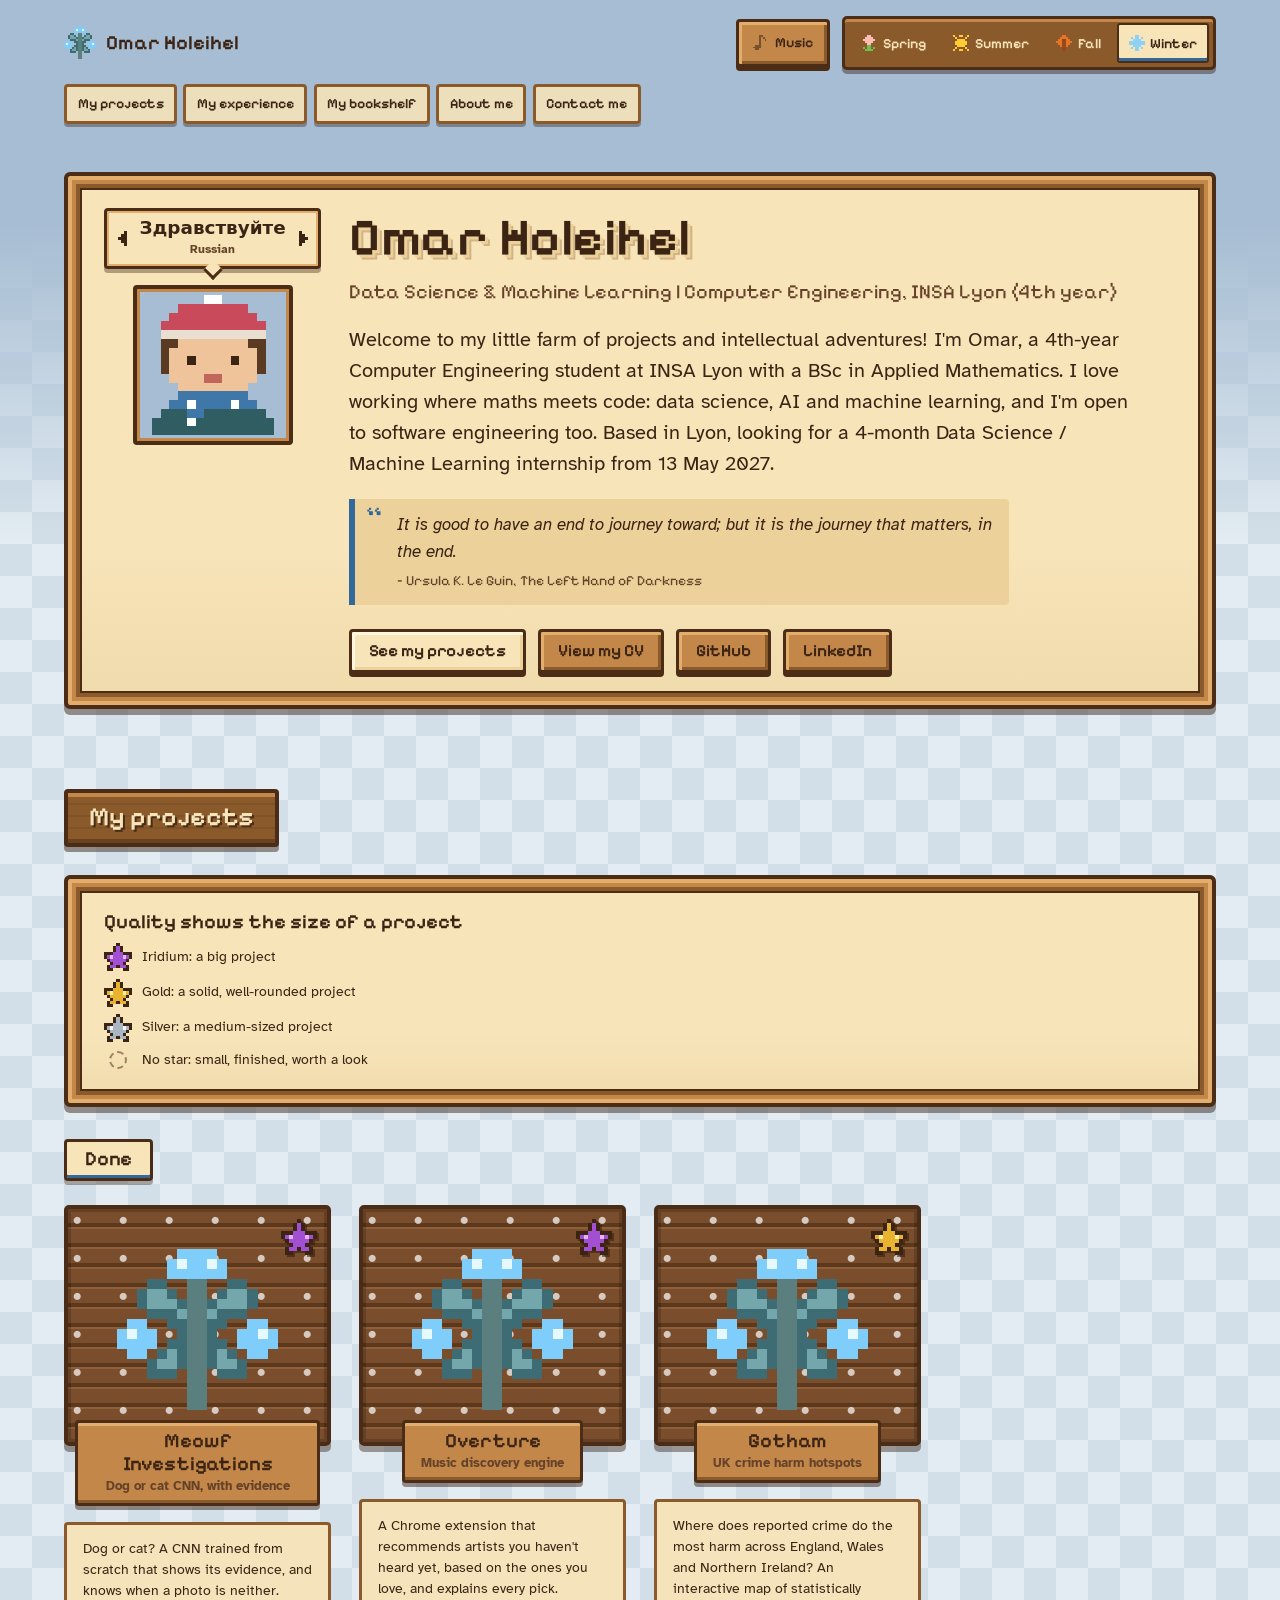
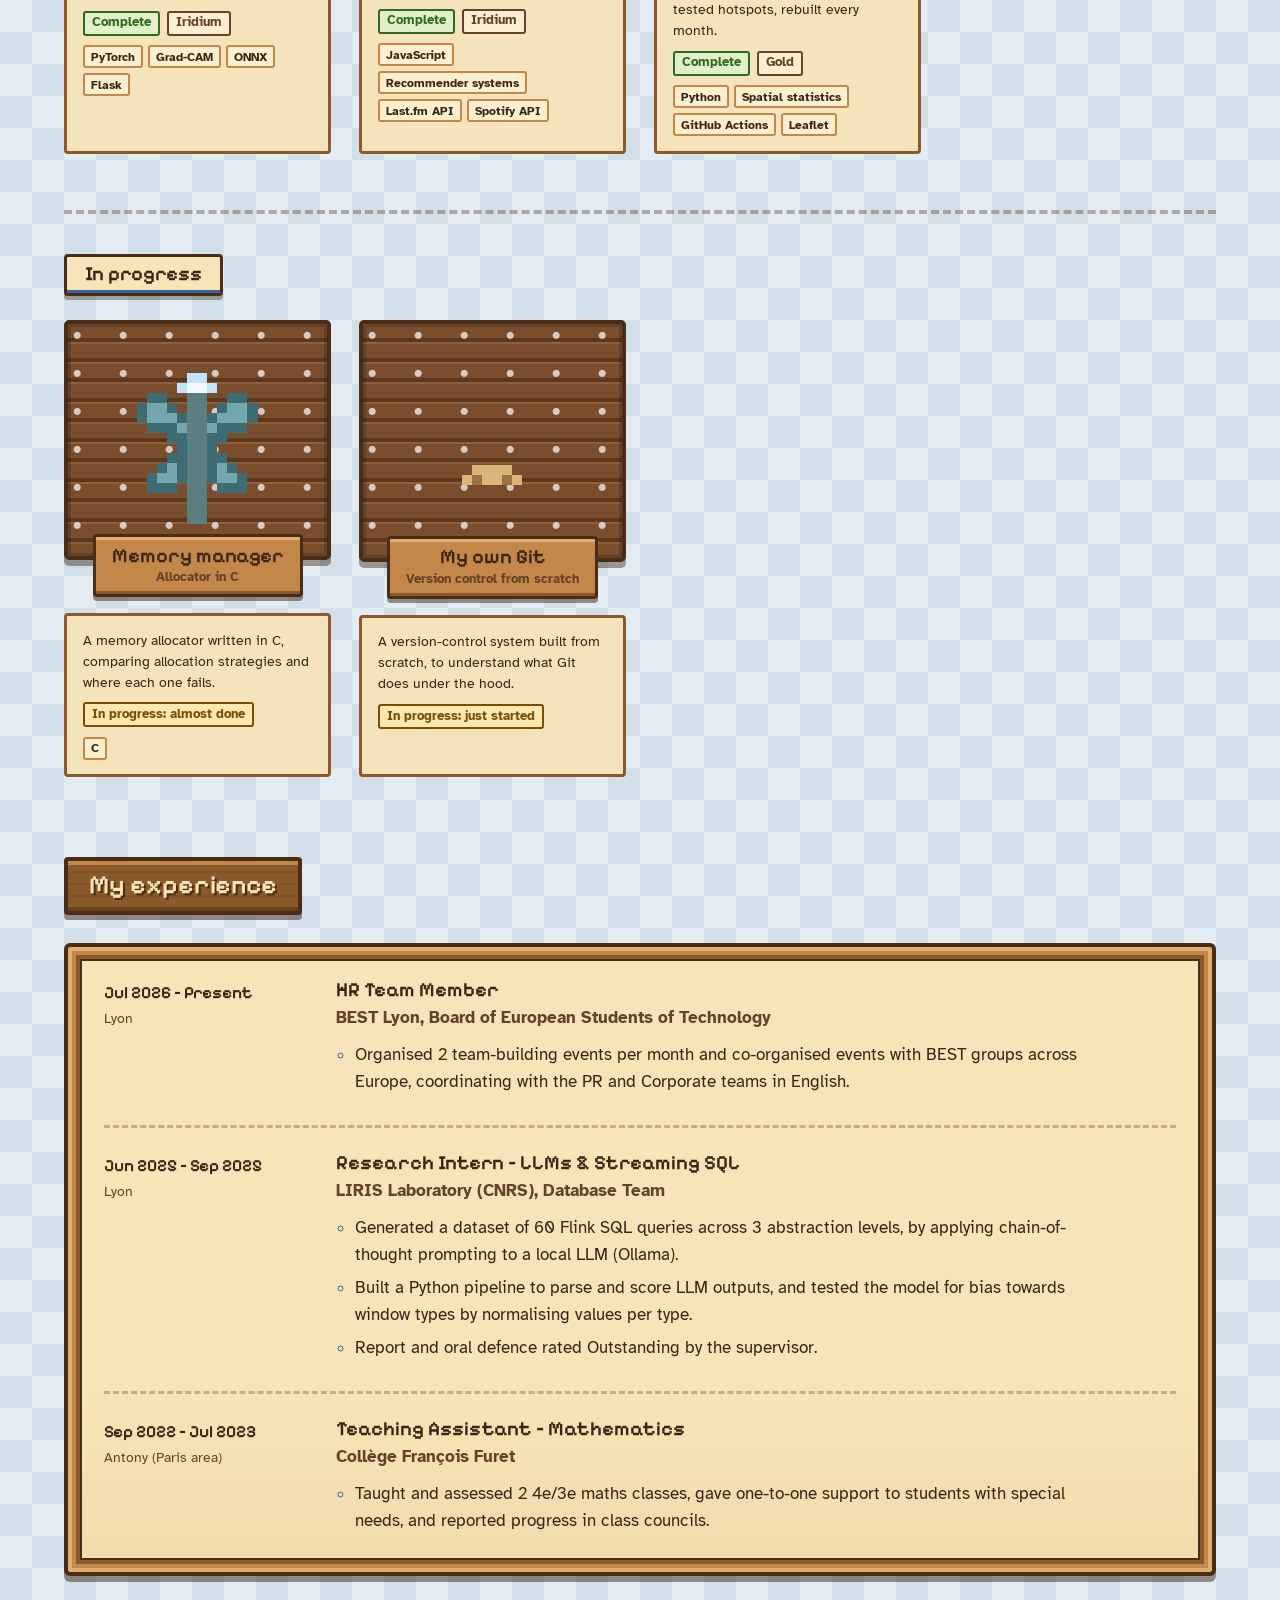
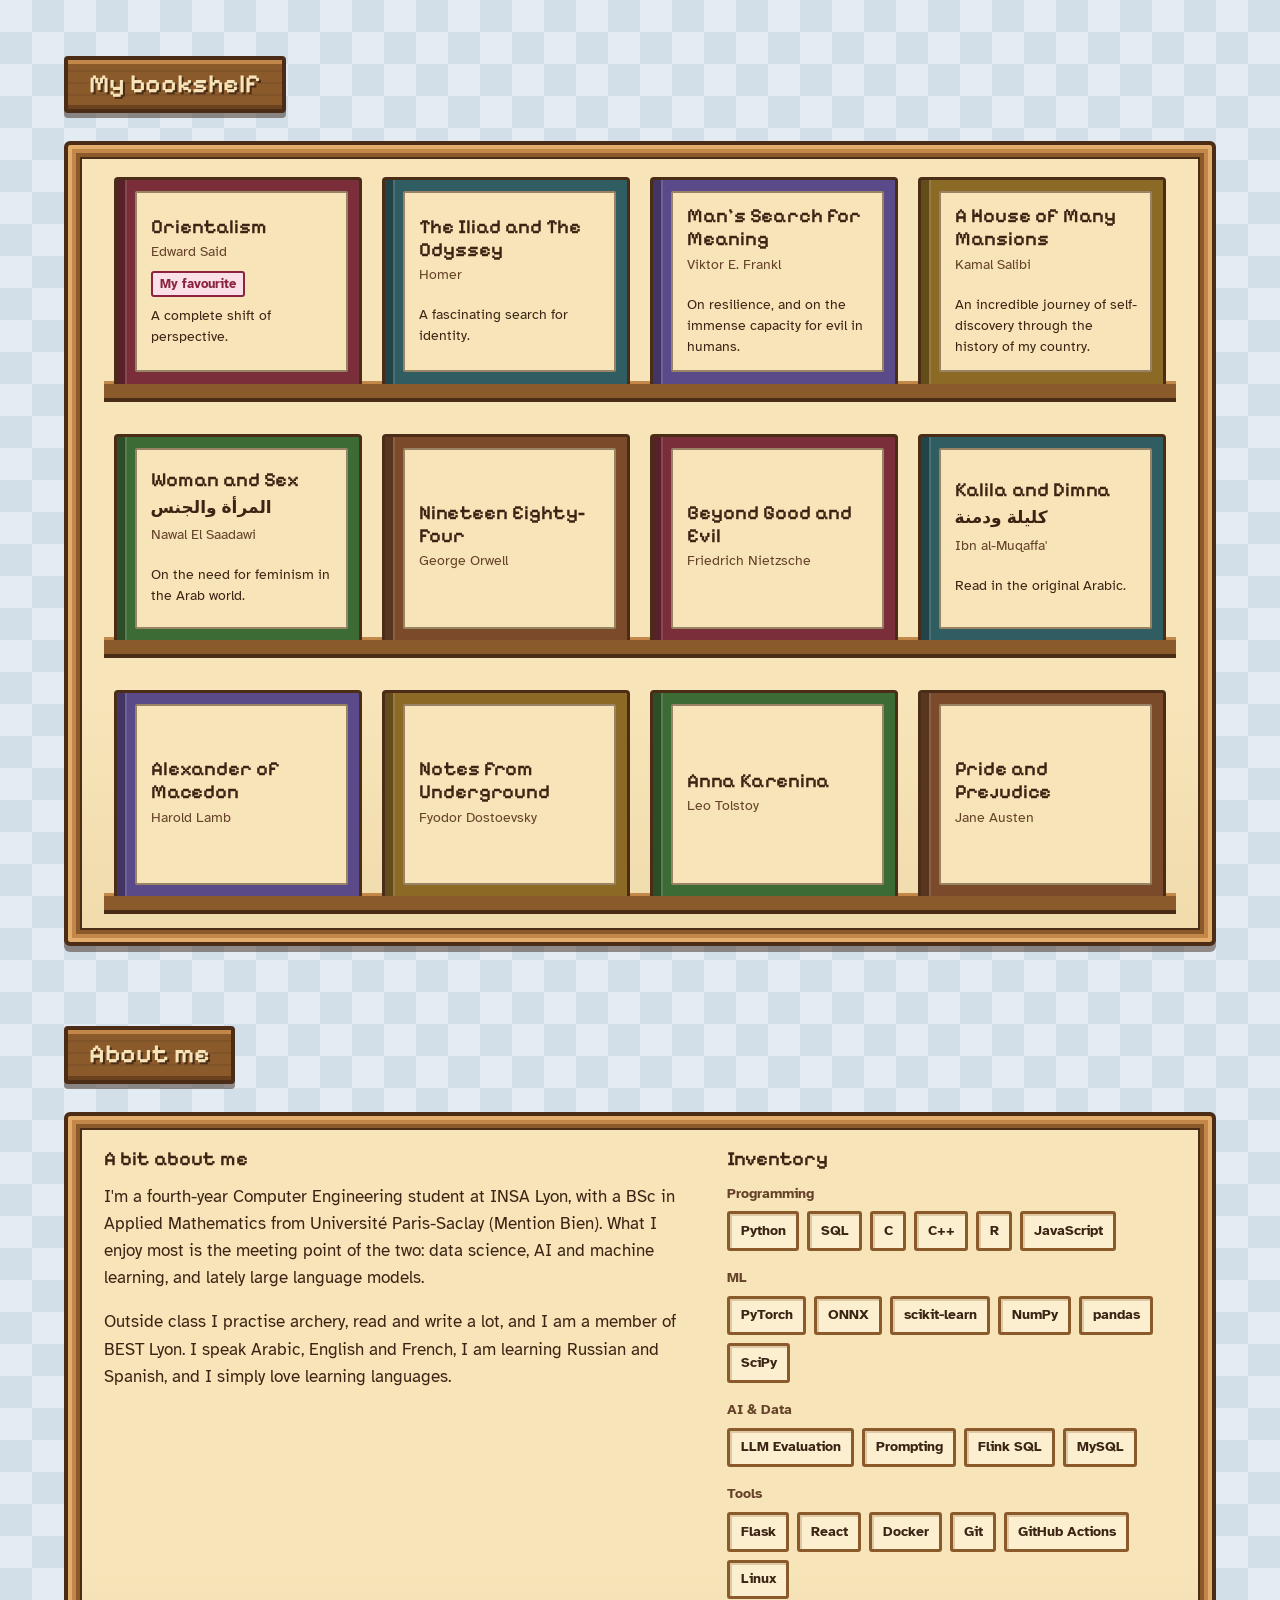
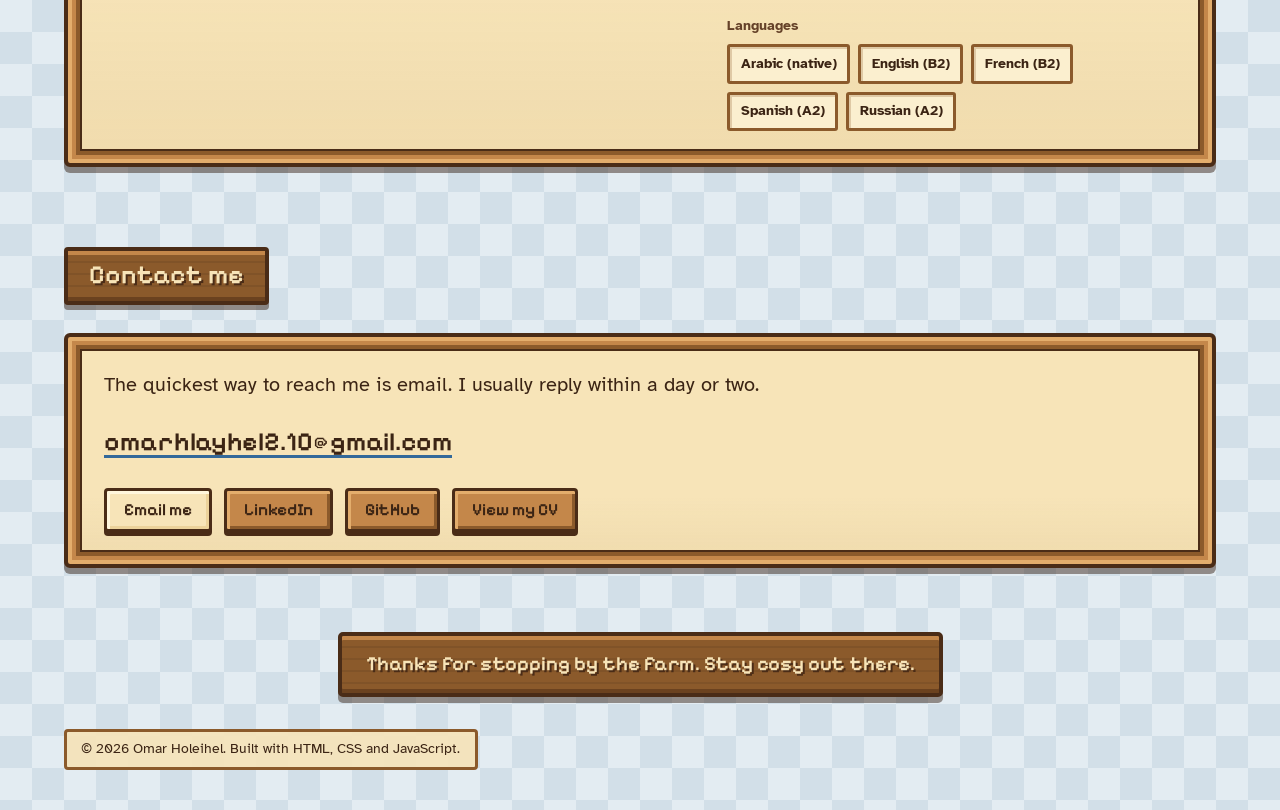
<file: index.html>
<!doctype html>
<html lang="en" data-season="spring">
<head>
  <meta charset="utf-8">
  <meta name="viewport" content="width=device-width, initial-scale=1">
  <title>Omar Holeihel | Portfolio</title>
  <meta name="description" content="Portfolio of Omar Holeihel, 4th-year Computer Engineering student at INSA Lyon seeking a Data Science / Machine Learning internship from May 2027. Projects, experience, books, and how to reach me.">
  <meta name="theme-color" content="#bfe6f0">

  <!-- Social previews (LinkedIn, Discord, Slack). Update the URL after deploying. -->
  <meta property="og:type" content="website">
  <meta property="og:title" content="Omar Holeihel | Portfolio">
  <meta property="og:description" content="Welcome to my little farm of projects and intellectual adventures.">
  <meta property="og:url" content="https://devom4rhl10.github.io/Portfolio/">

  <link rel="icon" href="favicon.svg" type="image/svg+xml">

  <!-- Pick the season before the first paint so the page never flashes -->
  <script>
    (function () {
      var s;
      try { s = localStorage.getItem('farm-season'); } catch (e) {}
      if (!/^(spring|summer|fall|winter)$/.test(s || '')) {
        var m = new Date().getMonth(); // 0 = January
        s = m < 2 || m === 11 ? 'winter' : m < 5 ? 'spring' : m < 8 ? 'summer' : 'fall';
      }
      document.documentElement.setAttribute('data-season', s);
    })();
  </script>

  <!-- Fonts: two families, only the weights used, swap so text shows immediately -->
  <link rel="preconnect" href="https://fonts.googleapis.com">
  <link rel="preconnect" href="https://fonts.gstatic.com" crossorigin>
  <link rel="stylesheet" href="https://fonts.googleapis.com/css2?family=Atkinson+Hyperlegible:wght@400;700&family=Pixelify+Sans:wght@400;600&display=swap">

  <link rel="stylesheet" href="css/styles.css">
  <script src="js/data.js" defer></script>
  <script src="js/app.js" defer></script>
</head>
<body>
  <a class="skip-link" href="#farm">Skip to projects</a>

  <header class="site-header">
    <div class="wrap">
      <div class="header-main">
        <a class="brand" href="index.html"><span data-brand-icon></span><span data-name>Omar Holeihel</span></a>
        <nav class="site-nav" aria-label="Sections">
          <ul>
          <li><a href="#farm"><span class="nav-full">My projects</span><span class="nav-short">Projects</span></a></li>
          <li><a href="#experience"><span class="nav-full">My experience</span><span class="nav-short">Work</span></a></li>
          <li><a href="#bookshelf"><span class="nav-full">My bookshelf</span><span class="nav-short">Books</span></a></li>
          <li><a href="#about"><span class="nav-full">About me</span><span class="nav-short">About</span></a></li>
          <li><a href="#contact"><span class="nav-full">Contact me</span><span class="nav-short">Contact</span></a></li>
          </ul>
        </nav>
      </div>
      <div class="header-controls">
        <button type="button" class="btn music-toggle" data-music-toggle aria-pressed="false" hidden>Music</button>
        <div class="season-switch" role="group" aria-label="Season theme">
          <button type="button" data-set-season="spring" aria-pressed="false">Spring</button>
          <button type="button" data-set-season="summer" aria-pressed="false">Summer</button>
          <button type="button" data-set-season="fall" aria-pressed="false">Fall</button>
          <button type="button" data-set-season="winter" aria-pressed="false">Winter</button>
        </div>
      </div>
    </div>
  </header>

  <main>
    <section class="hero" aria-label="Introduction">
      <div class="wrap">
        <div class="dialog" id="hero-content">
          <noscript>
            <p>This portfolio needs JavaScript to show its content. Please enable it, or reach me on GitHub.</p>
          </noscript>
        </div>
      </div>
    </section>

    <section class="section" id="farm" aria-labelledby="farm-title">
      <div class="wrap">
        <div class="section-head">
          <h2 class="plank" id="farm-title">My projects</h2>
        </div>

        <div class="dialog legend">
          <div>
            <h3>Quality shows the size of a project</h3>
            <ul>
              <li data-legend-quality="iridium"><span class="legend-icon" data-star-icon="iridium"></span> Iridium: a big project</li>
              <li data-legend-quality="gold"><span class="legend-icon" data-star-icon="gold"></span> Gold: a solid, well-rounded project</li>
              <li data-legend-quality="silver"><span class="legend-icon" data-star-icon="silver"></span> Silver: a medium-sized project</li>
              <li data-legend-quality="none"><span class="legend-icon legend-icon--empty" aria-hidden="true"></span> No star: small, finished, worth a look</li>
            </ul>
          </div>
        </div>

        <ul class="farm" id="farm-list"></ul>
      </div>
    </section>

    <section class="section" id="experience" aria-labelledby="experience-title">
      <div class="wrap">
        <div class="section-head">
          <h2 class="plank" id="experience-title">My experience</h2>
        </div>
        <div class="dialog" id="experience-content"></div>
      </div>
    </section>

    <section class="section" id="bookshelf" aria-labelledby="bookshelf-title">
      <div class="wrap">
        <div class="section-head">
          <h2 class="plank" id="bookshelf-title">My bookshelf</h2>
        </div>
        <div class="dialog bookshelf" id="bookshelf-content"></div>
      </div>
    </section>

    <section class="section" id="about" aria-labelledby="about-title">
      <div class="wrap">
        <div class="section-head">
          <h2 class="plank" id="about-title">About me</h2>
        </div>
        <div class="dialog about-grid" id="about-content"></div>
      </div>
    </section>

    <section class="section" id="contact" aria-labelledby="contact-title">
      <div class="wrap">
        <div class="section-head">
          <h2 class="plank" id="contact-title">Contact me</h2>
        </div>
        <div class="dialog contact" id="contact-content"></div>
      </div>
    </section>
  </main>

  <aside class="farewell" aria-label="Goodbye" hidden>
    <div class="wrap">
      <p class="farewell-sign" data-farewell></p>
    </div>
  </aside>

  <footer class="site-footer">
    <div class="wrap">
      <p>&copy; <span data-year>2026</span> <span data-name>Omar Holeihel</span>. Built with HTML, CSS and JavaScript.</p>
    </div>
  </footer>
</body>
</html>
</file>
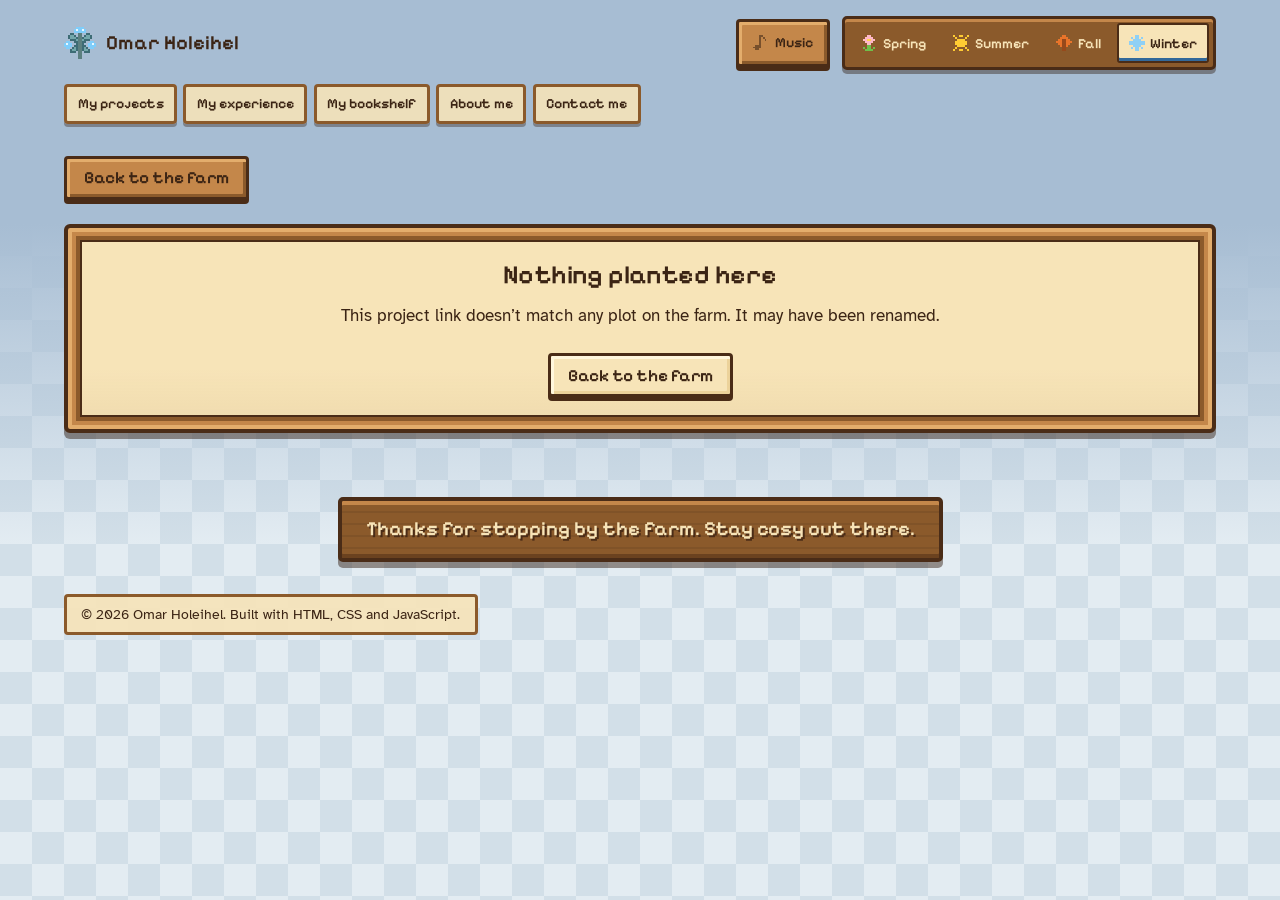
<file: project.html>
<!doctype html>
<html lang="en" data-season="spring">
<head>
  <meta charset="utf-8">
  <meta name="viewport" content="width=device-width, initial-scale=1">
  <title>Project | Omar Holeihel</title>
  <meta name="description" content="A project from Omar Holeihel's portfolio: what I built, what I learned and the skills I picked up.">
  <meta name="theme-color" content="#bfe6f0">
  <meta property="og:type" content="article">
  <meta property="og:title" content="Project | Omar Holeihel">

  <link rel="icon" href="favicon.svg" type="image/svg+xml">

  <script>
    (function () {
      var s;
      try { s = localStorage.getItem('farm-season'); } catch (e) {}
      if (!/^(spring|summer|fall|winter)$/.test(s || '')) {
        var m = new Date().getMonth();
        s = m < 2 || m === 11 ? 'winter' : m < 5 ? 'spring' : m < 8 ? 'summer' : 'fall';
      }
      document.documentElement.setAttribute('data-season', s);
    })();
  </script>

  <link rel="preconnect" href="https://fonts.googleapis.com">
  <link rel="preconnect" href="https://fonts.gstatic.com" crossorigin>
  <link rel="stylesheet" href="https://fonts.googleapis.com/css2?family=Atkinson+Hyperlegible:wght@400;700&family=Pixelify+Sans:wght@400;600&display=swap">

  <link rel="stylesheet" href="css/styles.css">
  <script src="js/data.js" defer></script>
  <script src="js/app.js" defer></script>
</head>
<body>
  <a class="skip-link" href="#project-root">Skip to project</a>

  <header class="site-header">
    <div class="wrap">
      <div class="header-main">
        <a class="brand" href="index.html"><span data-brand-icon></span><span data-name>Omar Holeihel</span></a>
        <nav class="site-nav" aria-label="Sections">
          <ul>
          <li><a href="index.html#farm"><span class="nav-full">My projects</span><span class="nav-short">Projects</span></a></li>
          <li><a href="index.html#experience"><span class="nav-full">My experience</span><span class="nav-short">Work</span></a></li>
          <li><a href="index.html#bookshelf"><span class="nav-full">My bookshelf</span><span class="nav-short">Books</span></a></li>
          <li><a href="index.html#about"><span class="nav-full">About me</span><span class="nav-short">About</span></a></li>
          <li><a href="index.html#contact"><span class="nav-full">Contact me</span><span class="nav-short">Contact</span></a></li>
          </ul>
        </nav>
      </div>
      <div class="header-controls">
        <button type="button" class="btn music-toggle" data-music-toggle aria-pressed="false" hidden>Music</button>
        <div class="season-switch" role="group" aria-label="Season theme">
          <button type="button" data-set-season="spring" aria-pressed="false">Spring</button>
          <button type="button" data-set-season="summer" aria-pressed="false">Summer</button>
          <button type="button" data-set-season="fall" aria-pressed="false">Fall</button>
          <button type="button" data-set-season="winter" aria-pressed="false">Winter</button>
        </div>
      </div>
    </div>
  </header>

  <main class="project-main">
    <div class="wrap">
      <a class="btn back-link" href="index.html#farm">Back to the farm</a>
      <div id="project-root">
        <noscript>
          <div class="dialog"><p>This page needs JavaScript to show the project details.</p></div>
        </noscript>
      </div>
    </div>
  </main>

  <aside class="farewell" aria-label="Goodbye" hidden>
    <div class="wrap">
      <p class="farewell-sign" data-farewell></p>
    </div>
  </aside>

  <footer class="site-footer">
    <div class="wrap">
      <p>&copy; <span data-year>2026</span> <span data-name>Omar Holeihel</span>. Built with HTML, CSS and JavaScript.</p>
    </div>
  </footer>
</body>
</html>
</file>
<file: css/styles.css>
/* ==========================================================================
   Farm portfolio — styles
   Structure:
   1. Tokens (wood, parchment, soil, quality colours, seasons)
   2. Base
   3. Wooden UI primitives (dialog frame, plank heading, buttons, slots)
   4. Header + season switch
   5. Hero (NPC-style intro dialog)
   6. Farm (legend + plots)
   7. About + skills
   8. Project page
   9. Footer, particles, motion, utilities
   ========================================================================== */

/* 1. Tokens ---------------------------------------------------------------- */
:root {
  /* Wood */
  --wood-dark: #4a2c17;
  --wood-mid: #8b5a2b;
  --wood-light: #c4874a;
  --wood-hi: #e3ad6c;

  /* Parchment + ink */
  --parchment: #f7e4b8;
  --parchment-shade: #ecd29a;
  --ink: #3b2414;
  --ink-soft: #654229;

  /* Tilled soil */
  --soil: #7a4e2d;
  --soil-dark: #5c381d;
  --soil-light: #8e5f39;

  /* Quality stars */
  --q-outline: #3b2414;
  --iridium: #a24fd1;
  --iridium-hi: #e6b4ff;
  --gold: #e9b22f;
  --gold-hi: #fff0a3;
  --silver: #aab6c2;
  --silver-hi: #f3f7fb;

  /* Seed */
  --seed: #d9b57a;
  --seed-dark: #9a7346;

  /* Type */
  --font-pixel: 'Pixelify Sans', 'Courier New', monospace;
  --font-body: 'Atkinson Hyperlegible', system-ui, -apple-system, 'Segoe UI', sans-serif;

  --step--1: 0.875rem;
  --step-0: 1.0625rem;
  --step-1: 1.25rem;
  --step-2: 1.625rem;
  --step-3: clamp(2rem, 1.4rem + 2.6vw, 3.25rem);

  --px: 4px; /* one "game pixel" for frames */
  --maxw: 72rem;
}

/* Seasons: each one re-tints the grass, sky, plants and accent.
   Default (no attribute) = spring, so the page is themed even before JS runs. */
:root,
[data-season='spring'] {
  --sky: #d3eef2;
  --grass: #a3d36a;
  --grass-2: #95c75c;
  --leaf: #7fcf57;
  --leaf-dark: #4a9a37;
  --stem: #5aa83e;
  --fruit: #e8607f;
  --fruit-hi: #ffb8c8;
  --bud: #f3a6c0;
  --bud-hi: #ffe2ec;
  --accent: #c94468;
  --particle: #ffc4d6;
  --flower-a: rgba(255, 194, 214, 1);
  --flower-b: rgba(255, 248, 220, 1);
  --flower-c: rgba(255, 217, 230, 1);
  --sun: rgba(255, 244, 170, 0);
  --sun-soft: rgba(255, 232, 140, 0);
}
[data-season='summer'] {
  --sky: #5cbcf0;
  --grass: #3f962c;
  --grass-2: #368826;
  --leaf: #3fa834;
  --leaf-dark: #1f6a1d;
  --stem: #2f7f26;
  --fruit: #e2412b;
  --fruit-hi: #ffb08a;
  --bud: #ffd34d;
  --bud-hi: #fff2b0;
  --accent: #b86a00;
  --particle: #fff2a0;
  --flower-a: rgba(255, 194, 214, 0);
  --flower-b: rgba(255, 248, 220, 0);
  --flower-c: rgba(255, 217, 230, 0);
  --sun: rgba(255, 244, 170, 0.95);
  --sun-soft: rgba(255, 232, 140, 0.55);
}
[data-season='fall'] {
  --sky: #f2c88f;
  --grass: #b78a3c;
  --grass-2: #a77b31;
  --leaf: #dc8a2e;
  --leaf-dark: #96491b;
  --stem: #7a6a2a;
  --fruit: #b3263a;
  --fruit-hi: #f58a8a;
  --bud: #c9462a;
  --bud-hi: #f59a72;
  --accent: #a8401a;
  --particle: #e07a2a;
  --flower-a: rgba(255, 194, 214, 0);
  --flower-b: rgba(255, 248, 220, 0);
  --flower-c: rgba(255, 217, 230, 0);
  --sun: rgba(255, 244, 170, 0);
  --sun-soft: rgba(255, 232, 140, 0);
}
[data-season='winter'] {
  --sky: #a7bdd3;
  --grass: #e3ecf2;
  --grass-2: #d2dfe8;
  --leaf: #73a7ab;
  --leaf-dark: #3d6c75;
  --stem: #5b7f7f;
  --fruit: #7fcdfa;
  --fruit-hi: #e8f8ff;
  --bud: #c3e2ff;
  --bud-hi: #f3faff;
  --accent: #33699a;
  --particle: #ffffff;
  --flower-a: rgba(255, 194, 214, 0);
  --flower-b: rgba(255, 248, 220, 0);
  --flower-c: rgba(255, 217, 230, 0);
  --sun: rgba(255, 244, 170, 0);
  --sun-soft: rgba(255, 232, 140, 0);
}

/* Season colours are registered as real colours, so the browser can fade
   them, even inside gradients. Every colour then changes at the same speed. */
@property --sky {
  syntax: '<color>';
  inherits: true;
  initial-value: #d3eef2;
}
@property --grass {
  syntax: '<color>';
  inherits: true;
  initial-value: #a3d36a;
}
@property --grass-2 {
  syntax: '<color>';
  inherits: true;
  initial-value: #95c75c;
}
@property --leaf {
  syntax: '<color>';
  inherits: true;
  initial-value: #7fcf57;
}
@property --leaf-dark {
  syntax: '<color>';
  inherits: true;
  initial-value: #4a9a37;
}
@property --stem {
  syntax: '<color>';
  inherits: true;
  initial-value: #5aa83e;
}
@property --fruit {
  syntax: '<color>';
  inherits: true;
  initial-value: #e8607f;
}
@property --fruit-hi {
  syntax: '<color>';
  inherits: true;
  initial-value: #ffb8c8;
}
@property --bud {
  syntax: '<color>';
  inherits: true;
  initial-value: #f3a6c0;
}
@property --bud-hi {
  syntax: '<color>';
  inherits: true;
  initial-value: #ffe2ec;
}
@property --accent {
  syntax: '<color>';
  inherits: true;
  initial-value: #c94468;
}
@property --particle {
  syntax: '<color>';
  inherits: true;
  initial-value: #ffc4d6;
}
@property --flower-a {
  syntax: '<color>';
  inherits: true;
  initial-value: rgba(255, 194, 214, 1);
}
@property --flower-b {
  syntax: '<color>';
  inherits: true;
  initial-value: rgba(255, 248, 220, 1);
}
@property --flower-c {
  syntax: '<color>';
  inherits: true;
  initial-value: rgba(255, 217, 230, 1);
}
@property --sun {
  syntax: '<color>';
  inherits: true;
  initial-value: rgba(255, 244, 170, 0);
}
@property --sun-soft {
  syntax: '<color>';
  inherits: true;
  initial-value: rgba(255, 232, 140, 0);
}
:root {
  transition:
    --sky 0.5s ease,
    --grass 0.5s ease,
    --grass-2 0.5s ease,
    --leaf 0.5s ease,
    --leaf-dark 0.5s ease,
    --stem 0.5s ease,
    --fruit 0.5s ease,
    --fruit-hi 0.5s ease,
    --bud 0.5s ease,
    --bud-hi 0.5s ease,
    --accent 0.5s ease,
    --particle 0.5s ease,
    --flower-a 0.5s ease,
    --flower-b 0.5s ease,
    --flower-c 0.5s ease,
    --sun 0.5s ease,
    --sun-soft 0.5s ease;
}

/* 2. Base ------------------------------------------------------------------ */
*,
*::before,
*::after {
  box-sizing: border-box;
}

[hidden] {
  display: none !important;
}

html {
  -webkit-text-size-adjust: 100%;
  text-size-adjust: 100%;
  scroll-behavior: smooth;
  /* Grass: a two-tone checker, 16 game-pixels per tile */
  background-color: var(--grass);
  /* little flowers (visible in spring only) over a two-tone grass checker */
  background-image:
    radial-gradient(circle at 14px 18px, var(--flower-a) 0 2.5px, transparent 3.5px),
    radial-gradient(circle at 44px 46px, var(--flower-b) 0 2.5px, transparent 3.5px),
    radial-gradient(circle at 52px 12px, var(--flower-c) 0 2px, transparent 3px),
    conic-gradient(var(--grass-2) 25%, transparent 0 50%, var(--grass-2) 0 75%, transparent 0);
  background-size: 128px 128px, 128px 128px, 128px 128px, 64px 64px;
}

body {
  margin: 0;
  min-height: 100vh;
  font-family: var(--font-body);
  font-size: var(--step-0);
  line-height: 1.6;
  color: var(--ink);
  /* sky fades into the field behind the header and hero; the sun shows in summer */
  background:
    radial-gradient(circle at 92% -3rem, var(--sun) 0, var(--sun-soft) 8rem, transparent 22rem),
    linear-gradient(to bottom, var(--sky) 0, var(--sky) 14rem, transparent 34rem);
}

img,
svg {
  display: block;
  max-width: 100%;
}

a {
  color: inherit;
}

h1,
h2,
h3 {
  font-family: var(--font-pixel);
  font-weight: 600;
  line-height: 1.15;
  margin: 0;
}

p {
  margin: 0 0 1em;
}
p:last-child {
  margin-bottom: 0;
}

:focus-visible {
  outline: 3px solid var(--accent);
  outline-offset: 3px;
}

.skip-link {
  position: absolute;
  left: 1rem;
  top: -4rem;
  z-index: 100;
  padding: 0.5rem 1rem;
  background: var(--parchment);
  border: 3px solid var(--wood-dark);
  font-family: var(--font-pixel);
  text-decoration: none;
}
.skip-link:focus {
  top: 1rem;
}

.visually-hidden {
  position: absolute !important;
  width: 1px;
  height: 1px;
  overflow: hidden;
  clip: rect(0 0 0 0);
  clip-path: inset(50%);
  white-space: nowrap;
}

.wrap {
  width: min(100% - 2rem, var(--maxw));
  margin-inline: auto;
}

/* Pixel art: never smooth */
.pixel {
  shape-rendering: crispEdges;
  image-rendering: pixelated;
}

/* 3. Wooden UI primitives -------------------------------------------------- */

/* The dialog box: dark rim, light bevel, mid wood, dark inner line, parchment */
.dialog {
  position: relative;
  background:
    linear-gradient(to bottom, transparent 70%, rgba(155, 110, 40, 0.08)),
    var(--parchment);
  border: var(--px) solid var(--wood-dark);
  border-radius: 6px;
  box-shadow:
    inset 0 0 0 var(--px) var(--wood-hi),
    inset 0 0 0 calc(var(--px) * 2) var(--wood-light),
    inset 0 0 0 calc(var(--px) * 3) var(--wood-mid),
    inset 0 0 0 calc(var(--px) * 3 + 2px) var(--wood-dark),
    0 6px 0 rgba(43, 22, 8, 0.45);
  padding: calc(var(--px) * 3 + 1.25rem) calc(var(--px) * 3 + 1.5rem);
}

/* Section heading on a wooden plank */
.plank {
  display: inline-block;
  font-size: var(--step-2);
  color: var(--parchment);
  background:
    repeating-linear-gradient(
      to bottom,
      transparent 0 10px,
      rgba(0, 0, 0, 0.08) 10px 12px
    ),
    var(--wood-mid);
  border: var(--px) solid var(--wood-dark);
  border-radius: 4px;
  box-shadow:
    inset 0 var(--px) 0 var(--wood-light),
    inset 0 calc(var(--px) * -1) 0 #6b421f,
    0 5px 0 rgba(43, 22, 8, 0.45);
  padding: 0.35em 0.8em 0.4em;
  text-shadow: 2px 2px 0 var(--wood-dark);
}

/* Buttons */
.btn {
  --btn-bg: var(--wood-light);
  display: inline-flex;
  align-items: center;
  gap: 0.5em;
  min-height: 44px;
  padding: 0.45em 1em 0.5em;
  font-family: var(--font-pixel);
  font-size: var(--step-0);
  font-weight: 600;
  line-height: 1;
  color: var(--ink);
  text-decoration: none;
  background: var(--btn-bg);
  border: 3px solid var(--wood-dark);
  border-radius: 4px;
  box-shadow:
    inset 3px 3px 0 var(--wood-hi),
    inset -3px -3px 0 var(--wood-mid),
    0 4px 0 var(--wood-dark);
  cursor: pointer;
  transition: transform 0.08s steps(2), box-shadow 0.08s steps(2), background-color 0.15s;
}
.btn:hover {
  --btn-bg: var(--wood-hi);
}
.btn:active {
  transform: translateY(3px);
  box-shadow:
    inset 3px 3px 0 var(--wood-mid),
    inset -3px -3px 0 var(--wood-hi),
    0 1px 0 var(--wood-dark);
}
.btn--primary {
  --btn-bg: var(--parchment);
  box-shadow:
    inset 3px 3px 0 #fff6dc,
    inset -3px -3px 0 var(--parchment-shade),
    0 4px 0 var(--wood-dark);
}
.btn--primary:hover {
  --btn-bg: #fff3d2;
}
.btn svg {
  width: 1.1em;
  height: 1.1em;
  flex: none;
}

/* Inventory slots: used for skills */
.slots {
  display: flex;
  flex-wrap: wrap;
  gap: 0.5rem;
  list-style: none;
  margin: 0;
  padding: 0;
}
.slot {
  padding: 0.4em 0.75em;
  font-size: var(--step--1);
  font-weight: 700;
  background: #fbefcf;
  border: 3px solid var(--wood-mid);
  border-radius: 3px;
  box-shadow: inset 2px 2px 0 rgba(139, 90, 43, 0.25);
}

/* 4. Header + season switch ----------------------------------------------- */
.site-header {
  padding-block: 1rem;
}
.site-header .wrap {
  display: flex;
  flex-wrap: wrap;
  align-items: center;
  justify-content: space-between;
  gap: 0.75rem 1.5rem;
}
.brand {
  display: inline-flex;
  align-items: center;
  gap: 0.6rem;
  font-family: var(--font-pixel);
  font-size: var(--step-1);
  font-weight: 600;
  text-decoration: none;
  color: var(--ink);
}
.brand svg {
  width: 32px;
  height: 32px;
}

.season-switch {
  display: inline-flex;
  padding: 4px;
  gap: 4px;
  background: var(--wood-mid);
  border: 3px solid var(--wood-dark);
  border-radius: 5px;
  box-shadow: inset 0 3px 0 var(--wood-light), 0 4px 0 rgba(43, 22, 8, 0.4);
}
.season-switch button {
  display: inline-flex;
  align-items: center;
  gap: 0.4em;
  min-height: 40px;
  padding: 0.3em 0.7em;
  font-family: var(--font-pixel);
  font-size: var(--step--1);
  font-weight: 600;
  color: var(--parchment);
  background: transparent;
  border: 2px solid transparent;
  border-radius: 3px;
  cursor: pointer;
}
.season-switch button svg {
  width: 16px;
  height: 16px;
}
.season-switch button:hover {
  background: rgba(255, 255, 255, 0.12);
}
.season-switch button[aria-pressed='true'] {
  color: var(--ink);
  background: var(--parchment);
  border-color: var(--wood-dark);
  box-shadow: inset 0 -3px 0 var(--accent);
}

@media (max-width: 30rem) {
  .season-switch {
    width: 100%;
  }
  .season-switch button {
    flex: 1;
    justify-content: center;
    padding-inline: 0.3em;
  }
}

/* Name + section links */
/* Row 1: name on the left, music + seasons on the right. Row 2: section links. */
.site-header .wrap {
  display: grid;
  grid-template-columns: auto 1fr;
  grid-template-areas:
    'brand controls'
    'nav   nav';
  align-items: center;
  gap: 0.9rem 1.5rem;
}
.header-main {
  display: contents;
}
.brand {
  grid-area: brand;
}
.site-nav {
  grid-area: nav;
}
.header-controls {
  grid-area: controls;
  justify-self: end;
}
@media (max-width: 52rem) {
  .site-header .wrap {
    grid-template-columns: 1fr auto;
    grid-template-areas:
      'brand   music'
      'seasons seasons'
      'nav     nav';
  }
  .site-header .header-controls {
    display: contents;
  }
  .music-toggle {
    grid-area: music;
  }
  .season-switch {
    grid-area: seasons;
    justify-self: start;
  }
}
.site-nav ul {
  display: flex;
  flex-wrap: wrap;
  gap: 0.4rem;
  margin: 0;
  padding: 0;
  list-style: none;
}
.site-nav a {
  display: inline-flex;
  align-items: center;
  min-height: 40px;
  padding: 0.3em 0.75em;
  font-family: var(--font-pixel);
  font-size: var(--step--1);
  font-weight: 600;
  color: var(--ink);
  text-decoration: none;
  background: rgba(247, 228, 184, 0.88);
  border: 3px solid var(--wood-mid);
  border-radius: 4px;
  box-shadow: 0 3px 0 rgba(43, 22, 8, 0.35);
  transition: transform 0.12s steps(2), border-color 0.15s;
}
.nav-short {
  display: none;
}
.site-nav a.is-active,
.quicknav a.is-active {
  background: var(--parchment);
  border-color: var(--wood-dark);
  box-shadow: 0 3px 0 rgba(43, 22, 8, 0.35), inset 0 -4px 0 var(--accent);
}
@media (max-width: 40rem) {
  .nav-full {
    display: none;
  }
  .nav-short {
    display: inline;
  }
}

/* Quick bar: slides in once the header is out of view */
.quicknav {
  position: fixed;
  top: 0;
  left: 0;
  right: 0;
  z-index: 40;
  padding-block: 0.45rem 0.55rem;
  background:
    repeating-linear-gradient(to bottom, transparent 0 10px, rgba(0, 0, 0, 0.07) 10px 12px),
    var(--wood-mid);
  border-bottom: var(--px) solid var(--wood-dark);
  box-shadow: inset 0 -3px 0 #6b421f, 0 4px 0 rgba(43, 22, 8, 0.3);
  transform: translateY(-110%);
  visibility: hidden;
  transition: transform 0.25s steps(4), visibility 0s linear 0.25s;
}
.quicknav.is-visible {
  transform: none;
  visibility: visible;
  transition: transform 0.25s steps(4), visibility 0s;
}
.quicknav ul {
  display: flex;
  justify-content: center;
  gap: 0.4rem;
  margin: 0;
  padding: 0;
  list-style: none;
}
.quicknav li {
  flex: 0 1 auto;
}
.quicknav a {
  display: flex;
  align-items: center;
  justify-content: center;
  min-height: 40px;
  padding: 0.25em 0.8em;
  font-family: var(--font-pixel);
  font-size: var(--step--1);
  font-weight: 600;
  color: var(--ink);
  text-decoration: none;
  background: rgba(247, 228, 184, 0.92);
  border: 3px solid var(--wood-dark);
  border-radius: 4px;
}
.quicknav a:hover {
  background: var(--parchment);
}
@media (max-width: 40rem) {
  .quicknav li {
    flex: 1;
  }
  .quicknav a {
    padding-inline: 0.3em;
  }
}

.site-nav a:hover {
  border-color: var(--wood-dark);
  transform: translateY(-2px);
  box-shadow: 0 3px 0 rgba(43, 22, 8, 0.35), inset 0 -3px 0 var(--accent);
}
/* Anchored sections land with breathing room above */
.section,
.hero {
  scroll-margin-top: 4.75rem;
}
@media (max-width: 40rem) {
  .site-nav ul {
    display: grid;
    grid-template-columns: repeat(6, 1fr);
  }
  .site-nav li {
    grid-column: span 2;
  }
  .site-nav li:nth-child(n + 4) {
    grid-column: span 3;
  }
  .site-nav a {
    justify-content: center;
    width: 100%;
  }
}

/* Music toggle sits beside the season switch */
.header-controls {
  display: flex;
  flex-wrap: wrap;
  align-items: center;
  gap: 0.75rem;
}
.music-toggle {
  min-height: 48px;
  font-size: var(--step--1);
}
.music-toggle[hidden] {
  display: none;
}
.music-toggle svg {
  opacity: 0.55;
}
.music-toggle[aria-pressed='true'] {
  --btn-bg: var(--parchment);
  box-shadow:
    inset 0 -3px 0 var(--accent),
    inset 3px 3px 0 #fff6dc,
    0 4px 0 var(--wood-dark);
}
.music-toggle[aria-pressed='true'] svg {
  opacity: 1;
  color: var(--accent);
  animation: bob 0.8s steps(2) infinite;
}
@keyframes bob {
  50% {
    transform: translateY(-2px);
  }
}
@media (max-width: 30rem) {
  .season-switch {
    justify-self: stretch;
  }
}

/* 5. Hero ------------------------------------------------------------------ */
.hero {
  padding-block: 2rem 3.5rem;
}
.hero .dialog {
  display: grid;
  grid-template-columns: auto 1fr;
  gap: 1.75rem;
  align-items: start;
}
.portrait {
  display: grid;
  grid-template-areas:
    'greet'
    'frame';
  gap: 1rem;
  justify-items: center;
}
.portrait-frame {
  grid-area: frame;
}

/* Greeting box: a small wooden dialog above the avatar, with a tail */
.greet {
  grid-area: greet;
  position: relative;
  display: flex;
  align-items: stretch;
  background: var(--parchment);
  border: 3px solid var(--wood-dark);
  border-radius: 4px;
  box-shadow: inset 0 0 0 2px var(--wood-hi), 0 4px 0 rgba(43, 22, 8, 0.35);
}
.greet::after {
  content: '';
  position: absolute;
  left: 50%;
  bottom: -11px;
  width: 14px;
  height: 14px;
  margin-left: -7px;
  background: var(--parchment);
  border-right: 3px solid var(--wood-dark);
  border-bottom: 3px solid var(--wood-dark);
  transform: rotate(45deg);
}
.greet button {
  font: inherit;
  color: var(--ink);
  background: none;
  border: 0;
  cursor: pointer;
}
.greet-arrow {
  display: grid;
  place-items: center;
  width: 30px;
  min-height: 44px;
  padding: 0;
  color: var(--wood-mid);
}
.greet-arrow:hover {
  color: var(--accent);
}
.greet-arrow svg {
  width: 9px;
  height: 15px;
}
.greet-word {
  display: flex;
  flex-direction: column;
  align-items: center;
  justify-content: center;
  min-width: 8.5rem;
  padding: 0.35rem 0.15rem 0.4rem;
}
.greet-text {
  font-family: var(--font-body);
  font-size: 1.15rem;
  font-weight: 700;
  line-height: 1.25;
  white-space: nowrap;
}
.greet-lang {
  font-size: 0.75rem;
  font-weight: 700;
  color: var(--ink-soft);
}
.greet.is-changing .greet-text {
  animation: greet-pop 0.2s steps(2);
}
@keyframes greet-pop {
  from {
    transform: translateY(3px);
    opacity: 0.4;
  }
}
.portrait-frame {
  width: clamp(7.5rem, 18vw, 10rem);
  aspect-ratio: 1;
  padding: 6px;
  background: var(--sky);
  border: var(--px) solid var(--wood-dark);
  border-radius: 4px;
  box-shadow: inset 0 0 0 3px var(--wood-light);
  overflow: hidden;
}
.portrait-frame img,
.portrait-frame svg {
  width: 100%;
  height: 100%;
  object-fit: cover;
}
.nameplate {
  font-family: var(--font-pixel);
  font-weight: 600;
  font-size: var(--step--1);
  padding: 0.2em 0.8em;
  background: var(--parchment-shade);
  border: 3px solid var(--wood-mid);
  border-radius: 3px;
  text-align: center;
}
.hero-name {
  font-size: var(--step-3);
  letter-spacing: 0.01em;
  margin-bottom: 0.15em;
  /* The name sits on the page like a game title: two-tone pixel shadow */
  text-shadow:
    3px 3px 0 var(--parchment-shade),
    5px 5px 0 rgba(139, 90, 43, 0.35);
}
.hero-role {
  font-family: var(--font-pixel);
  font-size: var(--step-1);
  color: var(--ink-soft);
  margin-bottom: 1rem;
}
.hero-intro {
  max-width: 60ch;
  font-size: var(--step-1);
  line-height: 1.55;
}
/* Quote: a small note tucked under the intro */
.hero-quote {
  position: relative;
  max-width: 60ch;
  margin: 1.25rem 0 0;
  padding: 0.75rem 1rem 0.8rem 2.6rem;
  background: var(--parchment-shade);
  border-left: 6px solid var(--accent);
  border-radius: 0 4px 4px 0;
}
.hero-quote::before {
  content: '\201C';
  position: absolute;
  left: 0.6rem;
  top: 0.15rem;
  font-family: var(--font-pixel);
  font-size: 2.4rem;
  line-height: 1;
  color: var(--accent);
}
.hero-quote blockquote {
  margin: 0;
  font-style: italic;
}
.hero-quote figcaption {
  margin-top: 0.3rem;
  font-family: var(--font-pixel);
  font-size: var(--step--1);
  color: var(--ink-soft);
}
.hero-quote figcaption::before {
  content: '\2013\00a0';
}

.hero-actions {
  display: flex;
  flex-wrap: wrap;
  gap: 0.75rem;
  margin-top: 1.5rem;
}

@media (max-width: 40rem) {
  .hero .dialog {
    grid-template-columns: 1fr;
    gap: 1.25rem;
  }
  .portrait {
    grid-template-areas: 'frame greet';
    grid-template-columns: auto 1fr;
    justify-items: start;
    align-items: center;
    gap: 1.1rem;
  }
  /* on phones the box sits to the right of the avatar: tail points left */
  .greet::after {
    left: -11px;
    top: 50%;
    bottom: auto;
    margin: -7px 0 0;
    border: 0;
    border-left: 3px solid var(--wood-dark);
    border-bottom: 3px solid var(--wood-dark);
  }
  .portrait-frame {
    width: 5.5rem;
  }
  .hero-intro {
    font-size: var(--step-0);
  }
}

/* 6. Farm ------------------------------------------------------------------ */
.section {
  padding-block: 1.5rem 3.5rem;
}
.section-head {
  display: flex;
  flex-wrap: wrap;
  align-items: end;
  justify-content: space-between;
  gap: 1rem;
  margin-bottom: 1.75rem;
}

/* Legend: how to read stars + growth */
.legend {
  display: grid;
  grid-template-columns: repeat(auto-fit, minmax(16rem, 1fr));
  gap: 1.25rem 2rem;
  margin-bottom: 2rem;
}
.legend h3 {
  font-size: var(--step-1);
  margin-bottom: 0.6rem;
}
.legend ul {
  list-style: none;
  margin: 0;
  padding: 0;
  display: grid;
  gap: 0.45rem;
}
.legend li {
  display: flex;
  align-items: center;
  gap: 0.65rem;
  font-size: var(--step--1);
}
.legend-icon {
  flex: none;
  display: grid;
  place-items: center;
  width: 28px;
  height: 28px;
}
.legend-icon svg {
  width: 100%;
  height: 100%;
}
.legend-icon--empty {
  border: 2px dashed var(--ink-soft);
  border-radius: 50%;
  width: 18px;
  height: 18px;
  margin-inline: 5px;
  opacity: 0.6;
}

/* The field of plots */
.farm {
  list-style: none;
  margin: 0;
  padding: 0;
  display: grid;
  grid-template-columns: repeat(auto-fill, minmax(min(100%, 15.5rem), 1fr));
  gap: 2.5rem 1.75rem;
}

.plot-link {
  display: flex;
  flex-direction: column;
  align-items: center;
  height: 100%;
  text-decoration: none;
  border-radius: 6px;
}
.plot-link:focus-visible {
  outline-offset: 6px;
}

/* Done / In progress: two separate groups, each with a small wooden tag */
.farm-group + .farm-group {
  margin-top: 3.5rem;
  padding-top: 2.5rem;
  border-top: 4px dashed rgba(74, 44, 23, 0.35);
}
.farm-group-title {
  display: inline-block;
  margin-bottom: 1.5rem;
  padding: 0.3em 0.9em 0.35em;
  font-size: var(--step-1);
  color: var(--ink);
  background: var(--parchment);
  border: 3px solid var(--wood-dark);
  border-radius: 4px;
  box-shadow: inset 0 -3px 0 var(--accent), 0 4px 0 rgba(43, 22, 8, 0.35);
}

/* A tilled square of soil */
.plot {
  position: relative;
  width: 100%;
  aspect-ratio: 1 / 0.9;
  display: grid;
  place-items: end center;
  padding-bottom: 12%;
  background:
    repeating-linear-gradient(
      to bottom,
      var(--soil) 0 14px,
      var(--soil-dark) 14px 18px,
      var(--soil-light) 18px 20px
    );
  border: var(--px) solid var(--wood-dark);
  border-radius: 5px;
  box-shadow:
    inset 0 0 0 3px rgba(0, 0, 0, 0.18),
    0 6px 0 rgba(43, 22, 8, 0.4);
  transition: filter 0.25s ease;
}
/* a seed sits low in its sprite: lift it clear of the sign */
.plot[data-stage='0'] .plant {
  margin-bottom: 16%;
}

/* winter: a little snow on the soil */
[data-season='winter'] .plot {
  background:
    radial-gradient(circle at 20% 30%, rgba(255, 255, 255, 0.7) 0 3px, transparent 4px) 0 0 / 46px 38px,
    repeating-linear-gradient(
      to bottom,
      var(--soil) 0 14px,
      var(--soil-dark) 14px 18px,
      var(--soil-light) 18px 20px
    );
}

.plant {
  width: 62%;
  max-width: 11rem;
  transform-origin: 50% 100%;
}
.plant svg {
  width: 100%;
  height: auto;
  transform-origin: 50% 100%;
}

.plot-star {
  position: absolute;
  top: 10px;
  right: 10px;
  width: 36px;
  height: 36px;
  filter: drop-shadow(2px 2px 0 rgba(43, 22, 8, 0.5));
}
.plot-star svg {
  width: 100%;
  height: 100%;
}

/* Wooden sign with the project title */
.sign {
  position: relative;
  z-index: 1;
  margin-top: -1.6rem;
  max-width: 92%;
  padding: 0.45rem 1rem 0.5rem;
  text-align: center;
  background: var(--wood-light);
  border: 3px solid var(--wood-dark);
  border-radius: 4px;
  box-shadow:
    inset 0 3px 0 var(--wood-hi),
    inset 0 -3px 0 var(--wood-mid),
    0 4px 0 rgba(43, 22, 8, 0.45);
  transition: transform 0.18s steps(3);
}
.sign h3 {
  font-size: var(--step-1);
  color: var(--ink);
}

.plot-info {
  width: 100%;
  margin-top: 1rem;
  padding: 0.85rem 1rem 0.9rem;
  background: rgba(247, 228, 184, 0.94);
  border: 3px solid var(--wood-mid);
  border-radius: 4px;
  font-size: var(--step--1);
  line-height: 1.5;
  flex: 1;
}
.plot-info p {
  margin-bottom: 0.6rem;
}
.plot-meta {
  display: flex;
  flex-wrap: wrap;
  gap: 0.4rem;
}
.tag {
  display: inline-block;
  padding: 0.05em 0.55em;
  font-weight: 700;
  font-size: 0.8125rem;
  border: 2px solid currentColor;
  border-radius: 3px;
}
.tag--grown {
  color: #2f6a20;
  background: #e2f0c9;
}
.tag--growing {
  color: #7a4d06;
  background: #fbe7b0;
}
.tag--fav {
  align-self: flex-start;
  color: #8a2440;
  background: #fbe0e8;
}
.tag--fav + .book-note {
  margin-top: 0.45rem;
}
.tag--quality {
  color: var(--ink-soft);
  background: #fbefcf;
}

/* Hover / focus: water the soil, lift the sign, the plant sways */
.plot-link:hover .plot,
.plot-link:focus-visible .plot {
  filter: brightness(0.9) saturate(1.15);
}
.plot-link:hover .sign,
.plot-link:focus-visible .sign {
  transform: translateY(-4px);
}
/* sway lives on the wrapper so it never restarts the svg's grow-in animation */
.plot-link:hover .plant,
.plot-link:focus-visible .plant {
  animation: sway 0.9s steps(6) infinite alternate;
}
.plot-link:hover .plot-star,
.plot-link:focus-visible .plot-star {
  animation: twinkle 0.6s steps(3) 1;
}

@media (max-width: 34rem) {
  /* two plots per row on phones keeps the farm to a short scroll */
  .farm {
    grid-template-columns: repeat(2, minmax(0, 1fr));
    gap: 2rem 0.875rem;
  }
  .sign {
    padding: 0.35rem 0.6rem;
  }
  .sign h3 {
    font-size: var(--step-0);
  }
  .plot-info {
    padding: 0.6rem 0.65rem;
  }
  .plot-star {
    width: 26px;
    height: 26px;
    top: 6px;
    right: 6px;
  }
}

/* 7. About + skills -------------------------------------------------------- */
.about-grid {
  display: grid;
  grid-template-columns: 1.3fr 1fr;
  gap: 2rem 2.5rem;
}
.about-grid h3 {
  font-size: var(--step-1);
  margin-bottom: 0.75rem;
}
.about-text {
  max-width: 62ch;
}
.skill-group + .skill-group {
  margin-top: 1rem;
}
.skill-group h4 {
  margin: 0 0 0.4rem;
  font-size: var(--step--1);
  color: var(--ink-soft);
}
.contact-row {
  display: flex;
  flex-wrap: wrap;
  gap: 0.75rem;
  margin-top: 1.5rem;
}
@media (max-width: 48rem) {
  .about-grid {
    grid-template-columns: 1fr;
  }
}

/* Experience: a plain timeline, dates on the left */
.timeline {
  list-style: none;
  margin: 0;
  padding: 0;
}
.job {
  display: grid;
  grid-template-columns: 12.5rem 1fr;
  gap: 0.5rem 2rem;
  padding-block: 1.5rem;
  border-bottom: 3px dashed rgba(139, 90, 43, 0.4);
}
.job:first-child {
  padding-top: 0;
}
.job:last-child {
  padding-bottom: 0;
  border-bottom: 0;
}
.job-when {
  display: flex;
  flex-direction: column;
  gap: 0.15rem;
}
.job-dates {
  white-space: nowrap;
  font-family: var(--font-pixel);
  font-weight: 600;
}
.job-place {
  font-size: var(--step--1);
  color: var(--ink-soft);
}
.job h3 {
  font-size: var(--step-1);
}
.job-org {
  margin: 0.15rem 0 0.6rem;
  font-weight: 700;
  color: var(--ink-soft);
}
.job-points {
  max-width: 68ch;
  margin: 0;
  padding-left: 1.2rem;
}
.job-points li {
  margin-bottom: 0.35rem;
}
.job-points li::marker {
  color: var(--accent);
}
.job .project-actions {
  margin-top: 0.75rem;
}
@media (max-width: 40rem) {
  .job {
    grid-template-columns: 1fr;
    gap: 0.35rem;
  }
  .job-when {
    flex-direction: row;
    flex-wrap: wrap;
    gap: 0 0.75rem;
  }
}

/* Bookshelf: books stand on one continuous plank per row */
.shelf {
  list-style: none;
  margin: 0;
  padding: 0;
  display: grid;
  grid-template-columns: repeat(auto-fill, minmax(min(100%, 14rem), 1fr));
  grid-auto-rows: 1fr; /* every row as tall as the tallest: all books the same size */
  column-gap: 0;
  row-gap: 2.25rem;
}
.shelf > li {
  display: flex;
  align-items: stretch;
  padding: 0 0.6rem;
  border-bottom: 14px solid var(--wood-mid);
  box-shadow: 0 4px 0 var(--wood-dark), inset 0 -3px 0 var(--wood-light);
}
.book {
  display: flex;
  width: 100%;
  padding: 0.7rem 0.7rem 0.7rem 1.15rem;
  background:
    linear-gradient(to right, rgba(0, 0, 0, 0.28) 0 8px, rgba(255, 255, 255, 0.12) 8px 10px, transparent 10px),
    var(--cover);
  border: 3px solid var(--wood-dark);
  border-bottom: 0;
  border-radius: 4px 4px 0 0;
}
.book-label {
  flex: 1;
  display: flex;
  flex-direction: column;
  justify-content: center;
  padding: 0.75rem 0.85rem 0.85rem;
  background: var(--parchment);
  border: 2px solid rgba(59, 36, 20, 0.5);
  border-radius: 2px;
}
.book h3 {
  font-size: var(--step-1);
  margin-bottom: 0.15rem;
}
.book h3 a {
  text-decoration-thickness: 2px;
  text-underline-offset: 3px;
}
.book-original {
  margin: 0 0 0.2rem;
  font-size: var(--step-0);
  font-weight: 700;
  text-align: left;
}
.book-author {
  margin-bottom: 0.5rem;
  font-size: var(--step--1);
  color: var(--ink-soft);
}
.book-note {
  margin-top: 0.6rem;
  font-size: var(--step--1);
  line-height: 1.5;
}

@media (max-width: 34rem) {
  .shelf {
    grid-template-columns: repeat(2, minmax(0, 1fr));
    row-gap: 1.75rem;
  }
  .shelf > li {
    padding: 0 0.3rem;
  }
  .book {
    padding: 0.45rem 0.45rem 0.45rem 0.85rem;
  }
  .book-label {
    padding: 0.55rem 0.55rem 0.6rem;
  }
  .book h3 {
    font-size: 0.95rem;
    hyphens: auto;
  }
  .book-author,
  .book-note {
    font-size: 0.8125rem;
    line-height: 1.4;
  }
  /* less frame padding so books get the width */
  .bookshelf.dialog {
    padding-inline: calc(var(--px) * 3 + 0.5rem);
  }
  .farewell-sign {
    font-size: var(--step-0);
  }
}

/* Contact */
.contact-lead {
  max-width: 55ch;
  font-size: var(--step-1);
}
.contact-email {
  font-family: var(--font-pixel);
  font-size: var(--step-2);
  font-weight: 600;
  word-break: break-word;
}
.contact-email a {
  text-decoration-thickness: 3px;
  text-underline-offset: 5px;
  text-decoration-color: var(--accent);
}


/* Sign subtitle, tech tags, availability note */
.sign-sub {
  margin: 0.1rem 0 0;
  font-size: 0.8125rem;
  font-weight: 700;
  line-height: 1.3;
  color: var(--ink-soft);
}
.tech {
  display: flex;
  flex-wrap: wrap;
  gap: 0.3rem;
  margin: 0.6rem 0 0;
  padding: 0;
  list-style: none;
}
.tech li {
  padding: 0.05em 0.5em;
  font-size: 0.75rem;
  font-weight: 700;
  color: var(--ink);
  background: #fbefcf;
  border: 2px solid var(--wood-light);
  border-radius: 3px;
}
.project-subtitle {
  margin: -0.15rem 0 0.6rem;
  font-family: var(--font-pixel);
  font-size: var(--step-1);
  color: var(--ink-soft);
}
.availability {
  margin: 0.75rem 0 0;
  font-weight: 700;
  color: var(--ink-soft);
}
.credits {
  font-size: var(--step--1);
  color: var(--ink-soft);
}

/* Music button inside the pinned bar */
.quicknav .wrap {
  display: flex;
  align-items: center;
  gap: 0.4rem;
}
.quicknav ul {
  flex: 1;
}
.quicknav-music {
  flex: none;
  display: grid;
  place-items: center;
  width: 40px;
  height: 40px;
  padding: 0;
  color: var(--ink);
  background: rgba(247, 228, 184, 0.92);
  border: 3px solid var(--wood-dark);
  border-radius: 4px;
  cursor: pointer;
}
.quicknav-music svg {
  width: 18px;
  height: 18px;
  opacity: 0.55;
}
.quicknav-music[aria-pressed='true'] {
  background: var(--parchment);
  box-shadow: inset 0 -4px 0 var(--accent);
}
.quicknav-music[aria-pressed='true'] svg {
  opacity: 1;
  color: var(--accent);
  animation: bob 0.8s steps(2) infinite;
}
@media (max-width: 40rem) {
  .quicknav .wrap {
    gap: 0.3rem;
  }
  .quicknav ul {
    gap: 0.3rem;
  }
  .quicknav a {
    padding-inline: 0.15em;
    font-size: 0.8125rem;
  }
  .quicknav-music {
    width: 36px;
  }
}

/* 8. Project page ---------------------------------------------------------- */
.project-main {
  padding-block: 1rem 3.5rem;
}
.back-link {
  display: inline-flex;
  margin-bottom: 1.5rem;
}
.project-dialog {
  animation: open-dialog 0.28s steps(4) both;
}
.project-head {
  display: grid;
  grid-template-columns: minmax(12rem, 18rem) 1fr;
  gap: 2rem;
  align-items: start;
  padding-bottom: 2rem;
  margin-bottom: 2rem;
  border-bottom: 3px dashed rgba(139, 90, 43, 0.45);
}
.project-head .plot {
  box-shadow: inset 0 0 0 3px rgba(0, 0, 0, 0.18);
}
.project-title {
  font-size: var(--step-3);
  margin-bottom: 0.35em;
}
.project-tagline {
  font-size: var(--step-1);
  max-width: 55ch;
  margin-bottom: 1.25rem;
}
.facts {
  display: grid;
  grid-template-columns: auto 1fr;
  gap: 0.35rem 1rem;
  margin: 0 0 1.5rem;
  font-size: var(--step--1);
}
.facts dt {
  font-family: var(--font-pixel);
  font-weight: 600;
  color: var(--ink-soft);
}
.facts dd {
  margin: 0;
  font-weight: 700;
}
.project-actions {
  display: flex;
  flex-wrap: wrap;
  gap: 0.75rem;
}
.project-body {
  display: grid;
  gap: 2rem;
  max-width: 68ch;
}
.project-body h2 {
  font-size: var(--step-2);
  margin-bottom: 0.6rem;
}
.project-nav {
  display: flex;
  flex-wrap: wrap;
  justify-content: space-between;
  gap: 1rem;
  margin-top: 2rem;
}
.project-nav .btn {
  max-width: 100%;
}
.project-nav .btn span {
  overflow: hidden;
  text-overflow: ellipsis;
  white-space: nowrap;
}
.empty-state {
  text-align: center;
  padding-block: 2rem;
}
.empty-state h1 {
  font-size: var(--step-2);
  margin-bottom: 0.75rem;
}
.empty-state p {
  margin-bottom: 1.5rem;
}

@media (max-width: 44rem) {
  .project-head {
    grid-template-columns: 1fr;
  }
  .project-head .plot {
    max-width: 16rem;
    margin-inline: auto;
  }
}

/* 9. Footer, particles, motion -------------------------------------------- */
/* Goodbye sign */
.farewell {
  padding-block: 0.5rem 0.5rem;
  text-align: center;
}
.farewell-sign {
  display: inline-block;
  max-width: 44rem;
  margin: 0;
  padding: 0.85rem 1.5rem 0.95rem;
  font-family: var(--font-pixel);
  font-size: var(--step-1);
  font-weight: 600;
  line-height: 1.4;
  color: var(--parchment);
  text-shadow: 2px 2px 0 var(--wood-dark);
  background:
    repeating-linear-gradient(to bottom, transparent 0 10px, rgba(0, 0, 0, 0.08) 10px 12px),
    var(--wood-mid);
  border: var(--px) solid var(--wood-dark);
  border-radius: 5px;
  box-shadow:
    inset 0 var(--px) 0 var(--wood-light),
    inset 0 calc(var(--px) * -1) 0 #6b421f,
    0 6px 0 rgba(43, 22, 8, 0.45);
}

.site-footer {
  padding-block: 1.5rem 2.5rem;
}
.site-footer p {
  display: inline-block;
  margin: 0;
  padding: 0.4rem 0.9rem;
  font-size: var(--step--1);
  background: rgba(247, 228, 184, 0.9);
  border: 3px solid var(--wood-mid);
  border-radius: 4px;
}


/* Particles fall once when the season changes */
.particles {
  position: fixed;
  inset: 0;
  pointer-events: none;
  overflow: hidden;
  z-index: 50;
}
.particle {
  position: absolute;
  top: -16px;
  width: 8px;
  height: 8px;
  background: var(--particle);
  box-shadow: 2px 2px 0 rgba(0, 0, 0, 0.15);
  animation: fall var(--dur, 2.4s) linear var(--delay, 0s) forwards;
}

@keyframes sway {
  from {
    transform: rotate(-4deg);
  }
  to {
    transform: rotate(4deg);
  }
}
@keyframes twinkle {
  50% {
    transform: scale(1.25) rotate(8deg);
  }
}
/* Page-load moment: crops grow in, one plot after another */
@keyframes sprout {
  from {
    transform: scaleY(0.1);
    opacity: 0;
  }
  to {
    transform: scaleY(1);
    opacity: 1;
  }
}
.farm .plant svg {
  animation: sprout 0.45s steps(4) both;
  animation-delay: calc(var(--i, 0) * 90ms + 150ms);
}
@keyframes open-dialog {
  from {
    transform: scale(0.96);
    opacity: 0;
  }
  to {
    transform: scale(1);
    opacity: 1;
  }
}
@keyframes fall {
  to {
    transform: translate(var(--drift, 40px), 110vh) rotate(360deg);
  }
}

@media (prefers-reduced-motion: reduce) {
  *,
  *::before,
  *::after {
    animation-duration: 0.001ms !important;
    animation-iteration-count: 1 !important;
    animation-delay: 0s !important;
    transition-duration: 0.001ms !important;
    scroll-behavior: auto !important;
  }
  .particles {
    display: none;
  }
}
</file>
